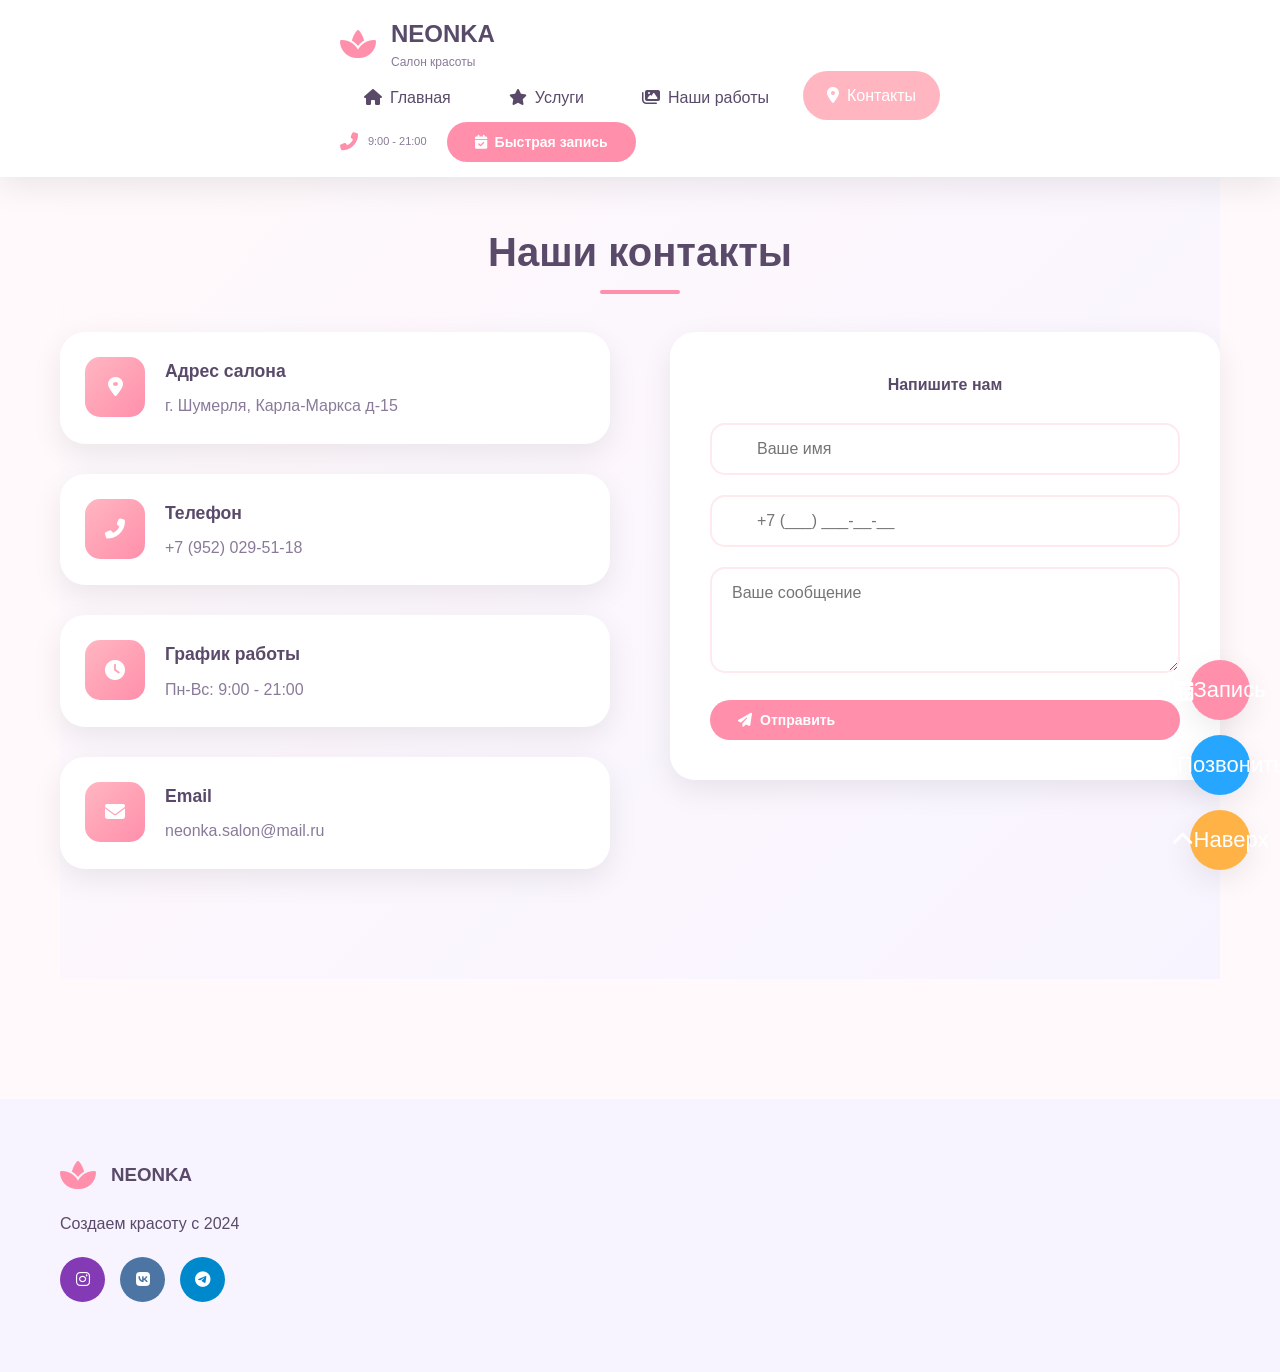
<file: contact.html>
<!DOCTYPE html>
<!-- Моя вторая страница - контакты -->
<html lang="ru">
<head>
    <!-- Мета-теги для поисковиков -->
    <meta charset="UTF-8">
    <meta name="viewport" content="width=device-width, initial-scale=1.0">
    <title>Контакты | Neonka Салон красоты</title>
    
    <!-- Иконки -->
    <link rel="stylesheet" href="https://cdnjs.cloudflare.com/ajax/libs/font-awesome/6.4.0/css/all.min.css">
    
    <!-- Мои стили -->
    <link rel="stylesheet" href="css/style.css">
</head>
<body>
    <!-- Фоновые элементы -->
    <div class="bg-decorations">
        <div class="bg-element bg-1"></div>
        <div class="bg-element bg-2"></div>
        <div class="bg-element bg-3"></div>
        <div class="bg-element bg-4"></div>
    </div>
    
    <!-- Шапка (такая же как на главной) -->
    <header id="header">
        <div class="container">
            <div class="logo">
                <i class="fas fa-spa logo-icon"></i>
                <div class="logo-text">
                    <h1>NEONKA</h1>
                    <p>Салон красоты</p>
                </div>
            </div>
            
            <!-- Меню с активной страницей контактов -->
            <nav class="nav">
                <a href="index.html" class="nav-link">
                    <i class="fas fa-home"></i><span>Главная</span>
                </a>
                <a href="index.html#services" class="nav-link">
                    <i class="fas fa-star"></i><span>Услуги</span>
                </a>
                <a href="index.html#gallery" class="nav-link">
                    <i class="fas fa-images"></i><span>Наши работы</span>
                </a>
                <a href="contacts.html" class="nav-link active">
                    <i class="fas fa-map-marker-alt"></i><span>Контакты</span>
                </a>
            </nav>
            
            <div class="header-right">
                <div class="header-contact">
                    <i class="fas fa-phone-alt phone-icon"></i>
                    <div class="work-hours">9:00 - 21:00</div>
                </div>
                <button class="btn btn-primary header-btn" id="quickBooking">
                    <i class="fas fa-calendar-check"></i>
                    <span>Быстрая запись</span>
                </button>
            </div>
        </div>
    </header>

    <!-- Контент -->
    <main class="main-content">
        <div class="container">
            <!-- Контактная информация -->
            <section class="contacts-section">
                <h3 class="section-title">Наши контакты</h3>
                
                <div class="contacts-wrapper">
                    <!-- Информация -->
                    <div class="contacts-info">
                        <div class="contact-item">
                            <div class="contact-icon">
                                <i class="fas fa-map-marker-alt"></i>
                            </div>
                            <div class="contact-details">
                                <h4>Адрес салона</h4>
                                <p>г. Шумерля, Карла-Маркса д-15</p>
                            </div>
                        </div>
                        
                        <div class="contact-item">
                            <div class="contact-icon">
                                <i class="fas fa-phone-alt"></i>
                            </div>
                            <div class="contact-details">
                                <h4>Телефон</h4>
                                <a href="tel:+79520295118" class="contact-link">+7 (952) 029-51-18</a>
                            </div>
                        </div>
                        
                        <div class="contact-item">
                            <div class="contact-icon">
                                <i class="fas fa-clock"></i>
                            </div>
                            <div class="contact-details">
                                <h4>График работы</h4>
                                <p>Пн-Вс: 9:00 - 21:00</p>
                            </div>
                        </div>
                        
                        <div class="contact-item">
                            <div class="contact-icon">
                                <i class="fas fa-envelope"></i>
                            </div>
                            <div class="contact-details">
                                <h4>Email</h4>
                                <a href="mailto:neonka.salon@mail.ru" class="contact-link">neonka.salon@mail.ru</a>
                            </div>
                        </div>
                    </div>
                    
                    <!-- Форма -->
                    <div class="contacts-form">
                        <h4>Напишите нам</h4>
                        <form class="quick-form" id="quickContactForm">
                            <div class="form-group">
                                <input type="text" id="contactName" placeholder="Ваше имя" required>
                            </div>
                            <div class="form-group">
                                <input type="tel" id="contactPhone" placeholder="+7 (___) ___-__-__" required>
                            </div>
                            <div class="form-group">
                                <textarea id="contactMessage" placeholder="Ваше сообщение" rows="4" required></textarea>
                            </div>
                            <button type="submit" class="btn btn-primary btn-block">
                                <i class="fas fa-paper-plane"></i> Отправить
                            </button>
                        </form>
                    </div>
                </div>
            </section>
        </div>
    </main>

    <!-- Плавающие кнопки -->
    <div class="floating-buttons">
        <button class="floating-btn booking-btn" id="floatingBooking">
            <i class="fas fa-calendar-alt"></i>
            <span class="btn-text">Запись</span>
        </button>
        <a href="tel:+79520295118" class="floating-btn call-btn">
            <i class="fas fa-phone"></i>
            <span class="btn-text">Позвонить</span>
        </a>
        <button class="floating-btn top-btn" id="scrollTop">
            <i class="fas fa-chevron-up"></i>
            <span class="btn-text">Наверх</span>
        </button>
    </div>

    <!-- Футер -->
    <footer>
        <div class="container">
            <div class="footer-content">
                <div class="footer-section">
                    <div class="footer-logo">
                        <i class="fas fa-spa"></i>
                        <h3>NEONKA</h3>
                    </div>
                    <p>Создаем красоту с 2024</p>
                    <div class="social-icons">
                        <a href="#" class="social-icon instagram"><i class="fab fa-instagram"></i></a>
                        <a href="#" class="social-icon vk"><i class="fab fa-vk"></i></a>
                        <a href="#" class="social-icon telegram"><i class="fab fa-telegram"></i></a>
                    </div>
                </div>
            </div>
        </div>
    </footer>

    <!-- Модальное окно записи -->
    <div class="modal-overlay" id="bookingModal">
        <div class="modal-content">
            <div class="modal-header">
                <h3><i class="fas fa-calendar-alt"></i>Онлайн запись</h3>
                <button class="close-modal" id="closeModal">&times;</button>
            </div>
            <div class="modal
</file>
<file: css/style.css>
/* ===== МОИ CSS ПЕРЕМЕННЫЕ ===== */
:root {
    /* Цвета */
    --pink: #ffb6c1;
    --pink-dark: #ff8fab;
    --purple: #c9b2ff;
    --bg: #fff9fb;
    --text: #5a4a6a;
    --text-light: #8a7a9a;
    
    /* Тени и скругления */
    --shadow: 0 10px 30px rgba(0,0,0,0.08);
    --radius: 25px;
}

/* ===== ОСНОВНЫЕ НАСТРОЙКИ ===== */
* {
    margin: 0;
    padding: 0;
    box-sizing: border-box;
}

body {
    font-family: 'Segoe UI', Tahoma, Geneva, Verdana, sans-serif;
    background: var(--bg);
    color: var(--text);
    line-height: 1.6;
    overflow-x: hidden;
}

.container {
    max-width: 1200px;
    margin: 0 auto;
    padding: 0 20px;
}

/* ===== МОЯ ФИКСИРОВАННАЯ ШАПКА ===== */
#header {
    position: fixed;
    top: 0;
    left: 0;
    right: 0;
    z-index: 1000;
    background: white;
    box-shadow: var(--shadow);
    padding: 15px 40px;
    display: flex;
    align-items: center;
    justify-content: space-between;
    transition: all 0.3s ease;
}

#header.scrolled {
    padding: 10px 40px;
    backdrop-filter: blur(10px);
}

/* Логотип */
.logo {
    display: flex;
    align-items: center;
    gap: 15px;
}

.logo-icon {
    font-size: 32px;
    color: var(--pink-dark);
}

.logo-text h1 {
    font-size: 24px;
    font-weight: 700;
    margin: 0;
}

.logo-text p {
    font-size: 12px;
    color: var(--text-light);
    margin: 0;
}

/* Навигация */
.nav {
    display: flex;
    gap: 10px;
}

.nav-link {
    text-decoration: none;
    color: var(--text);
    padding: 12px 24px;
    border-radius: var(--radius);
    display: flex;
    align-items: center;
    gap: 8px;
    font-weight: 500;
    transition: all 0.3s ease;
}

.nav-link:hover,
.nav-link.active {
    background: var(--pink);
    color: white;
    transform: translateY(-2px);
}

/* Правая часть шапки */
.header-right {
    display: flex;
    align-items: center;
    gap: 20px;
}

.header-contact {
    display: flex;
    align-items: center;
    gap: 10px;
}

.phone-icon {
    color: var(--pink-dark);
    font-size: 18px;
}

.work-hours {
    font-size: 11px;
    color: var(--text-light);
}

/* ===== МОИ КНОПКИ ===== */
.btn {
    padding: 12px 28px;
    border-radius: var(--radius);
    border: none;
    font-weight: 600;
    cursor: pointer;
    transition: all 0.3s ease;
    display: inline-flex;
    align-items: center;
    gap: 8px;
    text-decoration: none;
    font-size: 14px;
}

.btn-primary {
    background: var(--pink-dark);
    color: white;
}

.btn-primary:hover {
    background: var(--pink);
    transform: translateY(-2px);
}

.btn-outline {
    background: transparent;
    border: 2px solid var(--pink-dark);
    color: var(--pink-dark);
}

.btn-outline:hover {
    background: var(--pink-dark);
    color: white;
}

/* ===== ОСНОВНОЙ КОНТЕНТ ===== */
.main-content {
    margin-top: 100px;
    padding: 40px 0;
}

/* Главный баннер */
.welcome-section {
    display: flex;
    align-items: center;
    gap: 60px;
    margin-bottom: 80px;
}

.welcome-title {
    font-size: 42px;
    margin-bottom: 20px;
    font-weight: 700;
    line-height: 1.2;
}

.title-line {
    display: block;
    color: var(--text);
}

.title-highlight {
    background: linear-gradient(135deg, var(--pink), var(--pink-dark));
    -webkit-background-clip: text;
    -webkit-text-fill-color: transparent;
    background-clip: text;
}

.welcome-description {
    font-size: 18px;
    color: var(--text-light);
    margin-bottom: 40px;
    max-width: 500px;
}

.welcome-features {
    display: flex;
    gap: 30px;
}

.feature {
    display: flex;
    align-items: flex-start;
    gap: 15px;
    padding: 25px;
    background: white;
    border-radius: var(--radius);
    box-shadow: var(--shadow);
    flex: 1;
}

.feature-icon {
    font-size: 24px;
    color: var(--pink-dark);
    margin-top: 5px;
    flex-shrink: 0;
}

.feature-text h4 {
    margin-bottom: 8px;
    color: var(--text);
}

/* Изображение баннера */
.welcome-image {
    flex: 0 0 500px;
    position: relative;
}

.welcome-image img {
    width: 100%;
    height: 400px;
    object-fit: cover;
    border-radius: var(--radius);
}

.image-badge {
    position: absolute;
    top: 20px;
    right: 20px;
    background: linear-gradient(135deg, #ffd166, #ffb347);
    color: white;
    padding: 10px 20px;
    border-radius: var(--radius);
    display: flex;
    align-items: center;
    gap: 8px;
    font-weight: 600;
    box-shadow: var(--shadow);
}

/* ===== МОИ ЗАГОЛОВКИ СЕКЦИЙ ===== */
.section-title,
.photos-title {
    font-size: 2.5rem;
    text-align: center;
    margin-bottom: 3rem;
    color: var(--text);
    position: relative;
}

.section-title::after,
.photos-title::after {
    content: '';
    position: absolute;
    bottom: -10px;
    left: 50%;
    transform: translateX(-50%);
    width: 80px;
    height: 4px;
    background: var(--pink-dark);
    border-radius: 2px;
}

/* Галерея */
.photos-grid {
    display: grid;
    grid-template-columns: repeat(auto-fit, minmax(350px, 1fr));
    gap: 30px;
}

.photo-card {
    background: white;
    border-radius: var(--radius);
    overflow: hidden;
    box-shadow: var(--shadow);
    transition: all 0.3s ease;
}

.photo-card:hover {
    transform: translateY(-8px);
}

.photo-wrapper {
    height: 250px;
    overflow: hidden;
}

.photo-wrapper img {
    width: 100%;
    height: 100%;
    object-fit: cover;
    transition: transform 0.5s ease;
}

.photo-wrapper:hover img {
    transform: scale(1.05);
}

.photo-text {
    padding: 25px;
}

.photo-text h4 {
    margin-bottom: 10px;
    color: var(--text);
}

/* Услуги */
.services-section {
    margin: 80px 0;
}

.services-grid {
    margin-top: 2rem;
}

.service-card {
    background: white;
    padding: 40px 20px;
    border-radius: var(--radius);
    box-shadow: var(--shadow);
    text-align: center;
    transition: all 0.3s ease;
    height: 100%;
}

.service-card:hover {
    transform: translateY(-10px);
}

.service-icon {
    font-size: 48px;
    color: var(--pink-dark);
    margin-bottom: 20px;
}

.service-card h4 {
    margin-bottom: 15px;
    color: var(--text);
}

.price {
    font-size: 1.3rem;
    font-weight: 700;
    color: var(--pink-dark);
}

/* ===== ПЛАВАЮЩИЕ КНОПКИ ===== */
.floating-buttons {
    position: fixed;
    bottom: 30px;
    right: 30px;
    z-index: 999;
    display: flex;
    flex-direction: column;
    gap: 15px;
}

.floating-btn {
    width: 60px;
    height: 60px;
    border-radius: 50%;
    border: none;
    color: white;
    cursor: pointer;
    display: flex;
    align-items: center;
    justify-content: center;
    box-shadow: var(--shadow);
    transition: all 0.3s ease;
    text-decoration: none;
    font-size: 22px;
}

.floating-btn:hover {
    transform: scale(1.1);
}

.booking-btn {
    background: var(--pink-dark);
}

.call-btn {
    background: #26a6ff;
}

.top-btn {
    background: #ffb347;
}

/* ===== ФУТЕР ===== */
footer {
    background: #f8f4ff;
    padding: 60px 0 30px;
    margin-top: 80px;
}

.footer-content {
    display: grid;
    grid-template-columns: repeat(auto-fit, minmax(250px, 1fr));
    gap: 40px;
    margin-bottom: 40px;
}

.footer-logo {
    display: flex;
    align-items: center;
    gap: 15px;
    margin-bottom: 20px;
}

.footer-logo i {
    font-size: 2rem;
    color: var(--pink-dark);
}

.footer-logo h3 {
    margin: 0;
    color: var(--text);
}

.footer-section h4 {
    margin-bottom: 20px;
    color: var(--text);
}

.social-icons {
    display: flex;
    gap: 15px;
    margin-top: 20px;
}

.social-icon {
    width: 45px;
    height: 45px;
    border-radius: 50%;
    display: flex;
    align-items: center;
    justify-content: center;
    color: white;
    text-decoration: none;
    transition: transform 0.3s ease;
}

.social-icon:hover {
    transform: scale(1.1);
}

.social-icon.instagram { background: #833AB4; }
.social-icon.vk { background: #4C75A3; }
.social-icon.telegram { background: #0088cc; }

.footer-phone {
    color: var(--text);
    text-decoration: none;
    display: block;
    margin-bottom: 15px;
}

.footer-bottom {
    text-align: center;
    padding-top: 30px;
    border-top: 1px solid rgba(255,182,193,0.1);
    color: var(--text-light);
}

/* ===== КОНТАКТНАЯ СТРАНИЦА ===== */
.contacts-section {
    padding: 80px 0;
    background: linear-gradient(135deg, var(--bg) 0%, #f8f4ff 100%);
}

.contacts-wrapper {
    display: grid;
    grid-template-columns: 1fr 1fr;
    gap: 60px;
    align-items: start;
}

.contact-item {
    display: flex;
    gap: 20px;
    margin-bottom: 30px;
    padding: 25px;
    background: white;
    border-radius: var(--radius);
    box-shadow: var(--shadow);
    transition: all 0.3s ease;
}

.contact-item:hover {
    transform: translateY(-5px);
}

.contact-icon {
    width: 60px;
    height: 60px;
    background: linear-gradient(135deg, var(--pink), var(--pink-dark));
    border-radius: 15px;
    display: flex;
    align-items: center;
    justify-content: center;
    color: white;
    flex-shrink: 0;
}

.contact-icon i {
    font-size: 20px;
}

.contact-details h4 {
    font-size: 1.1rem;
    margin-bottom: 8px;
    color: var(--text);
}

.contact-details p,
.contact-link {
    color: var(--text-light);
    text-decoration: none;
    margin: 0;
}

.contact-link:hover {
    color: var(--pink-dark);
}

.contacts-form {
    background: white;
    padding: 40px;
    border-radius: var(--radius);
    box-shadow: var(--shadow);
}

.contacts-form h4 {
    margin-bottom: 25px;
    color: var(--text);
    text-align: center;
}

/* ===== МОДАЛЬНОЕ ОКНО ===== */
.modal-overlay {
    position: fixed;
    top: 0;
    left: 0;
    right: 0;
    bottom: 0;
    background: rgba(0,0,0,0.5);
    z-index: 2000;
    display: flex;
    align-items: center;
    justify-content: center;
    opacity: 0;
    visibility: hidden;
    transition: all 0.3s ease;
}

.modal-overlay.active {
    opacity: 1;
    visibility: visible;
}

.modal-content {
    background: white;
    border-radius: var(--radius);
    width: 90%;
    max-width: 500px;
    max-height: 90vh;
    overflow-y: auto;
}

.modal-header {
    padding: 25px;
    border-bottom: 1px solid rgba(255,182,193,0.2);
    display: flex;
    justify-content: space-between;
    align-items: center;
}

.modal-header h3 {
    margin: 0;
    color: var(--text);
}

.close-modal {
    background: none;
    border: none;
    font-size: 28px;
    color: var(--text-light);
    cursor: pointer;
    width: 40px;
    height: 40px;
    display: flex;
    align-items: center;
    justify-content: center;
    border-radius: 50%;
    transition: background 0.3s;
}

.close-modal:hover {
    background: rgba(255,182,193,0.1);
}

.modal-body {
    padding: 25px;
}

/* ===== ФОРМЫ ===== */
.booking-form,
.quick-form {
    display: flex;
    flex-direction: column;
    gap: 20px;
}

.form-group {
    margin-bottom: 0;
}

.form-group label {
    display: block;
    margin-bottom: 8px;
    font-weight: 500;
    color: var(--text);
}

.input-with-icon {
    position: relative;
}

.input-with-icon i {
    position: absolute;
    left: 15px;
    top: 50%;
    transform: translateY(-50%);
    color: var(--text-light);
    z-index: 1;
}

.input-with-icon input,
.input-with-icon select,
.quick-form input,
.quick-form textarea {
    width: 100%;
    padding: 15px 15px 15px 45px;
    border: 2px solid rgba(255,182,193,0.3);
    border-radius: 15px;
    font-size: 16px;
    transition: border-color 0.3s ease;
    background: white;
}

.quick-form textarea {
    padding: 15px 20px;
    resize: vertical;
    font-family: inherit;
}

.input-with-icon input:focus,
.input-with-icon select:focus,
.quick-form input:focus,
.quick-form textarea:focus {
    outline: none;
    border-color: var(--pink-dark);
    box-shadow: 0 0 0 3px rgba(255,175,189,0.1);
}

.btn-block {
    width: 100%;
}

/* ===== УВЕДОМЛЕНИЯ ===== */
.notification {
    position: fixed;
    top: 20px;
    right: 20px;
    padding: 15px 20px;
    border-radius: 10px;
    color: white;
    z-index: 9999;
    max-width: 400px;
    box-shadow: var(--shadow);
    animation: slideIn 0.3s ease;
}

.notification.success {
    background: #4CAF50;
}

.notification.error {
    background: #f44336;
}

@keyframes slideIn {
    from {
        transform: translateX(100%);
        opacity: 0;
    }
    to {
        transform: translateX(0);
        opacity: 1;
    }
}

/* ===== АДАПТИВНОСТЬ ===== */
@media (max-width: 1200px) {
    .welcome-section {
        flex-direction: column;
        text-align: center;
    }
    .welcome-image {
        flex: none;
        max-width: 500px;
        margin: 0 auto;
    }
}

@media (max-width: 992px) {
    .nav {
        display: none;
    }
    .photos-grid {
        grid-template-columns: repeat(2, 1fr);
    }
    #header {
        padding: 15px 20px;
    }
    .contacts-wrapper {
        grid-template-columns: 1fr;
        gap: 40px;
    }
}

@media (max-width: 768px) {
    .main-content {
        margin-top: 120px;
        padding: 20px 0;
    }
    .welcome-title {
        font-size: 32px;
    }
    .welcome-features {
        flex-direction: column;
        align-items: center;
    }
    .photos-grid {
        grid-template-columns: 1fr;
    }
    .contacts-section {
        padding: 60px 0;
    }
}

@media (max-width: 576px) {
    .container {
        padding: 0 15px;
    }
    .floating-buttons {
        bottom: 20px;
        right: 20px;
    }
    .floating-btn {
        width: 55px;
        height: 55px;
        font-size: 20px;
    }
    .welcome-title {
        font-size: 28px;
    }
    .contacts-form {
        padding: 25px 20px;
    }
}

/* ===== ФОНОВЫЕ ЭЛЕМЕНТЫ ===== */
.bg-decorations {
    position: fixed;
    top: 0;
    left: 0;
    width: 100%;
    height: 100%;
    pointer-events: none;
    z-index: -1;
}

.bg-element {
    position: absolute;
    border-radius: 50%;
    background: radial-gradient(circle, rgba(255,182,193,0.1) 0%, transparent 70%);
    animation: float 20s infinite linear;
}

.bg-1 {
    width: 100px;
    height: 100px;
    top: 10%;
    left: 10%;
    animation-delay: 0s;
}

.bg-2 {
    width: 150px;
    height: 150px;
    top: 60%;
    right: 10%;
    animation-delay: 5s;
}

.bg-3 {
    width: 80px;
    height: 80px;
    bottom: 20%;
    left: 20%;
    animation-delay: 10s;
}

.bg-4 {
    width: 120px;
    height: 120px;
    top: 30%;
    right: 20%;
    animation-delay: 15s;
}

@keyframes float {
    0%, 100% { transform: translateY(0px) rotate(0deg); }
    33% { transform: translateY(-20px) rotate(120deg); }
    66% { transform: translateY(10px) rotate(240deg); }
}
</file>
